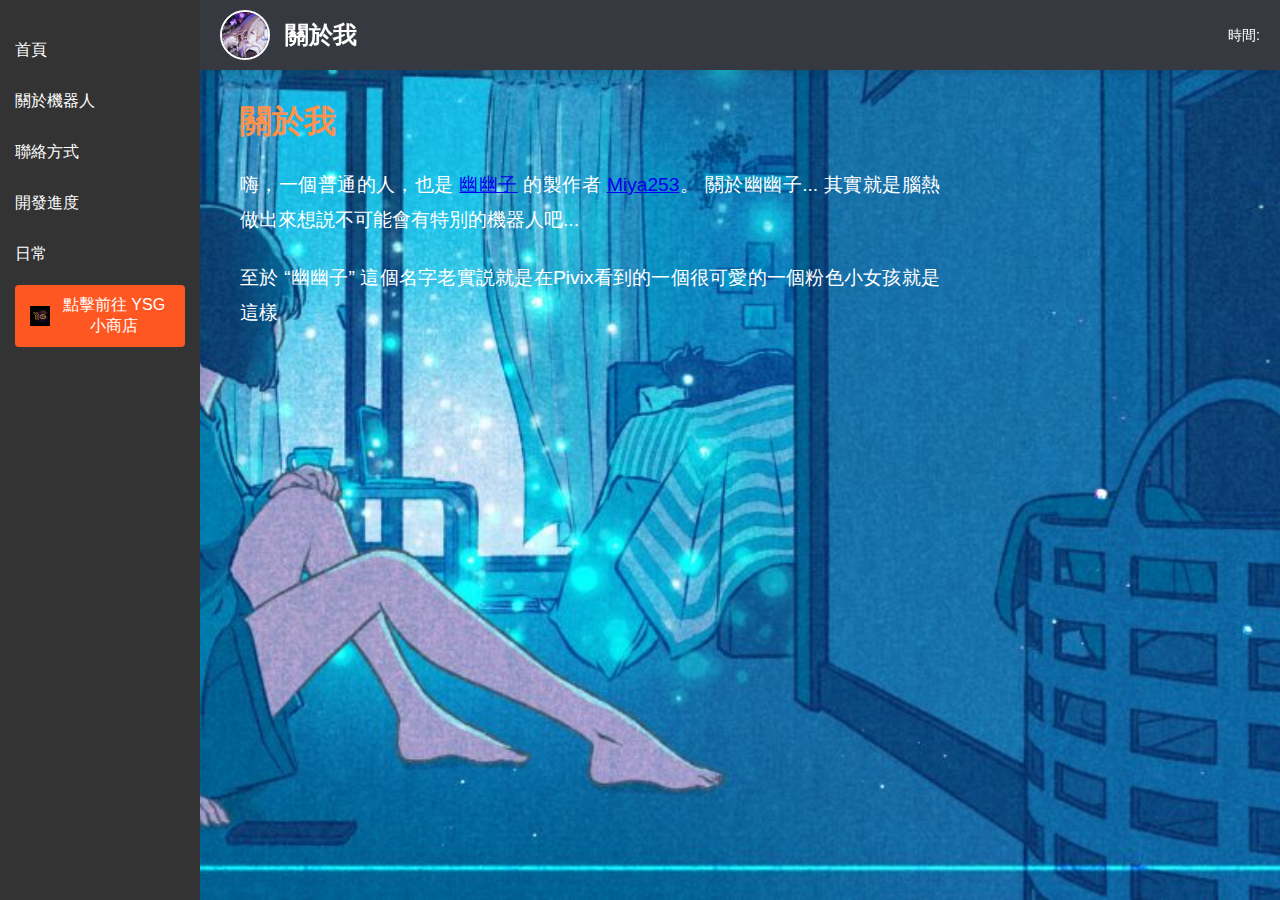
<file: index.html>
<!DOCTYPE html>
<html lang="zh">
<head>
    <meta charset="UTF-8">
    <meta name="viewport" content="width=device-width, initial-scale=1.0">
    <title>ShirokoHub</title>
    <link rel="icon" type="image/png" href="images/favicon-96x96.png" sizes="96x96" />
    <link rel="icon" type="image/svg+xml" href="images/favicon.svg" />
    <link rel="shortcut icon" href="images/favicon.ico" />
    <link rel="apple-touch-icon" sizes="180x180" href="images/apple-touch-icon.png" />
    <link rel="manifest" href="images/site.webmanifest" />
    <link rel="stylesheet" href="styles.css">
</head>
<body>
    <header>
        <img src="images/usericon.png" alt="我的個人頭像" class="user-icon">
        <h1>關於我</h1>
        <div id="time-display">時間: <span id="current-time"></span></div>
    </header> 
    <nav>
        <ul>
            <li><a href="index.html">首頁</a></li>
            <li><a href="pages/about-bot.html">關於機器人</a></li>
            <li><a href="pages/contact.html">聯絡方式</a></li>
            <li><a href="pages/develop.html">開發進度</a></li>
            <li><a href="pages/daily.html">日常</a></li>
            <li>
                <button class="shop-button" onclick="window.location.href='https://shoplnk.me/YSGStore?_tab=0#tab-0'">
                    <img src="images/YSGicon.png" alt="YSG小商店" class="button-icon">
                    點擊前往 YSG 小商店
                </button>
            </li>
        </ul>
    </nav>    
    <main>
        <h2>關於我</h2>
        <p class="text-content">
            嗨，一個普通的人，也是 <a href="https://discord.com/oauth2/authorize?client_id=852046004550238258&permissions=15&scope=bot" target="_blank" rel="noopener">幽幽子</a> 的製作者 <a href="https://github.com/xuemeng1987" target="_blank" rel="noopener">Miya253</a>。
            關於幽幽子... 其實就是腦熱做出來想説不可能會有特別的機器人吧...
        </p>
        <p class="text-content">
            至於 “幽幽子” 這個名字老實説就是在Pivix看到的一個很可愛的一個粉色小女孩就是這樣
        </p>
    </main>
    <script>
        function updateTime() {
            const now = new Date();
            const hours = now.getHours().toString().padStart(2, '0');
            const minutes = now.getMinutes().toString().padStart(2, '0');
            const seconds = now.getSeconds().toString().padStart(2, '0');
            document.getElementById('current-time').textContent = `${hours}:${minutes}:${seconds}`;
        }
        setInterval(updateTime, 1000);
    </script>    
</body>
</html>
</file>
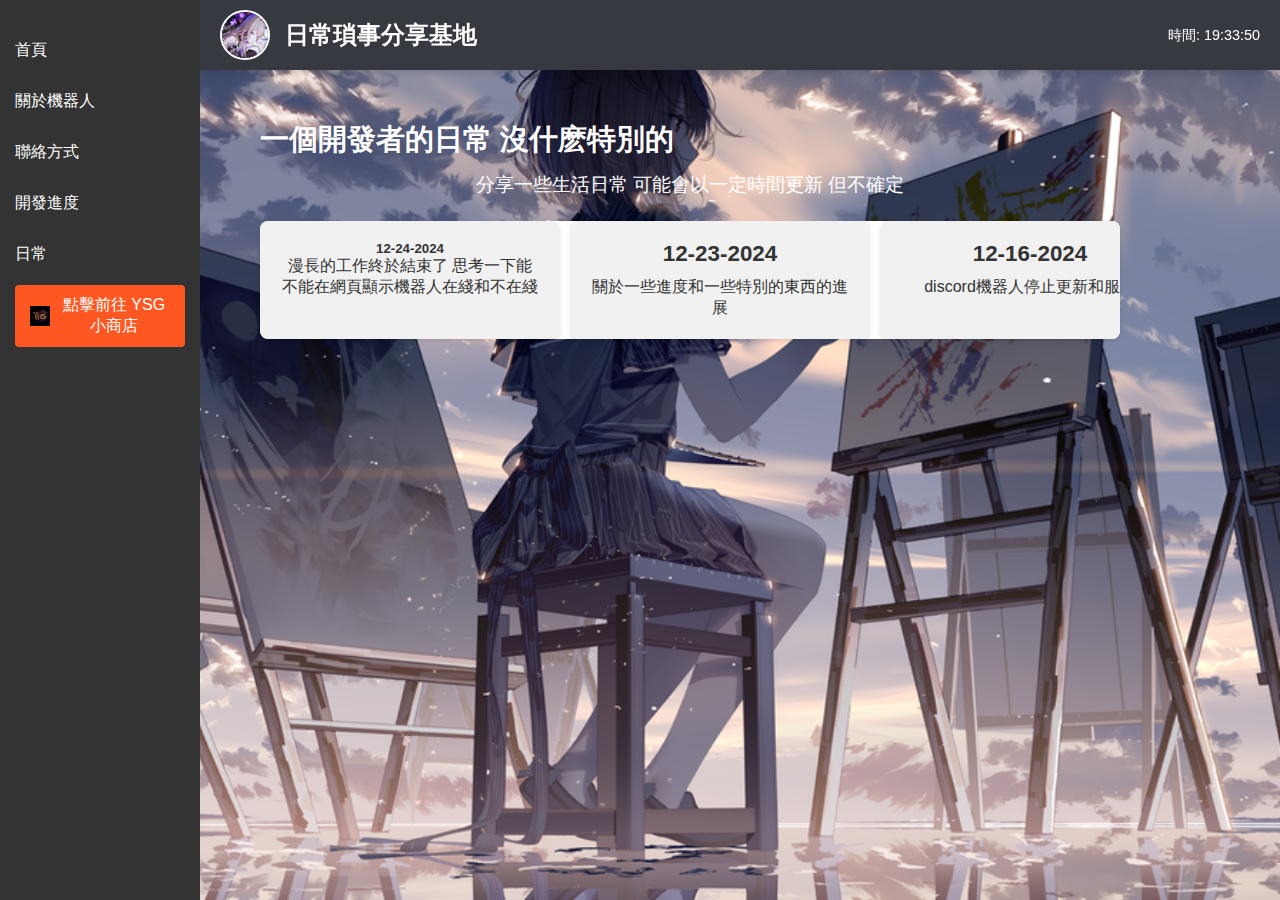
<file: pages/daily.html>
<!DOCTYPE html>
<html lang="zh">
<head>
    <meta charset="UTF-8">
    <meta name="viewport" content="width=device-width, initial-scale=1.0">
    <title>ShirokoHub - 日常</title>
    <link rel="icon" type="image/png" href="../images/favicon-96x96.png" sizes="96x96" />
    <link rel="icon" type="image/svg+xml" href="../images/favicon.svg" />
    <link rel="shortcut icon" href="../images/favicon.ico" />
    <link rel="apple-touch-icon" sizes="180x180" href="../images/apple-touch-icon.png" />
    <link rel="manifest" href="../images/site.webmanifest" />
    <link rel="stylesheet" href="daily1.css">
</head>
<body>
    <header>
        <img src="../images/usericon.png" alt="我的個人頭像" class="user-icon">
        <h1>日常瑣事分享基地</h1>
        <div id="time-display">時間: <span id="current-time"></span></div>
    </header> 
    <nav>
        <ul>
            <li><a href="../index.html">首頁</a></li>
            <li><a href="about-bot.html">關於機器人</a></li>
            <li><a href="contact.html">聯絡方式</a></li>
            <li><a href="develop.html">開發進度</a></li>
            <li><a href="daily.html">日常</a></li>
            <li>
                <button class="shop-button" onclick="window.location.href='https://shoplnk.me/YSGStore?_tab=0#tab-0'">
                    <img src="../images/YSGicon.png" alt="YSG小商店" class="button-icon">
                    點擊前往 YSG 小商店
                </button>
            </li>
        </ul>
    </nav>    
    <main>
        <h2>一個開發者的日常 沒什麽特別的</h2>
        <p class="text-content">
            分享一些生活日常 可能會以一定時間更新 但不確定
        </p>
        <section class="card-slider">
            <div class="slider-wrapper">
                <a href="page/12-24-2024.html" class="card">
                    <h5>12-24-2024</h5>
                    <p>漫長的工作終於結束了 思考一下能不能在網頁顯示機器人在綫和不在綫</p>
                </a>
                <a href="page/12-23-2024.html" class="card">
                    <h4>12-23-2024</h4>
                    <p>關於一些進度和一些特別的東西的進展</p>
                </a>
                <a href="page/12-16-2024.html" class="card">
                    <h3>12-16-2024</h3>
                    <p>discord機器人停止更新和服務</p>
                </a>
            </div>
        </section>
    </main>
    <script>
        document.addEventListener('DOMContentLoaded', () => {
            function updateTime() {
                const now = new Date();
                const hours = now.getHours().toString().padStart(2, '0');
                const minutes = now.getMinutes().toString().padStart(2, '0');
                const seconds = now.getSeconds().toString().padStart(2, '0');
                document.getElementById('current-time').textContent = `${hours}:${minutes}:${seconds}`;
            }
            setInterval(updateTime, 1000);
            updateTime();
        });

        document.addEventListener('DOMContentLoaded', () => {
            const slider = document.querySelector('.slider-wrapper');
            const container = document.querySelector('.card-slider');
            let currentIndex = 0;
        
            function getCardHeight() {
                const cardStyle = window.getComputedStyle(slider.children[0]);
                const cardHeight = slider.children[0]?.offsetHeight || 0;
                const cardMarginBottom = parseInt(cardStyle.marginBottom) || 0;
                return cardHeight + cardMarginBottom;
            }
        
            function updateSlider() {
                const cardHeight = getCardHeight();
                slider.style.transform = `translateY(-${currentIndex * cardHeight}px)`;
            }
        
            container.addEventListener('wheel', (event) => {
                event.preventDefault();
                const delta = Math.sign(event.deltaY);
                const maxIndex = Math.max(slider.children.length - Math.ceil(container.clientHeight / getCardHeight()), 0);
                if (delta > 0) {
                    currentIndex = Math.min(currentIndex + 1, maxIndex);
                } else {
                    currentIndex = Math.max(currentIndex - 1, 0);
                }
                updateSlider();
            });
        
            // 初始更新
            updateSlider();
        });
    </script>

</body>
</html>
</file>
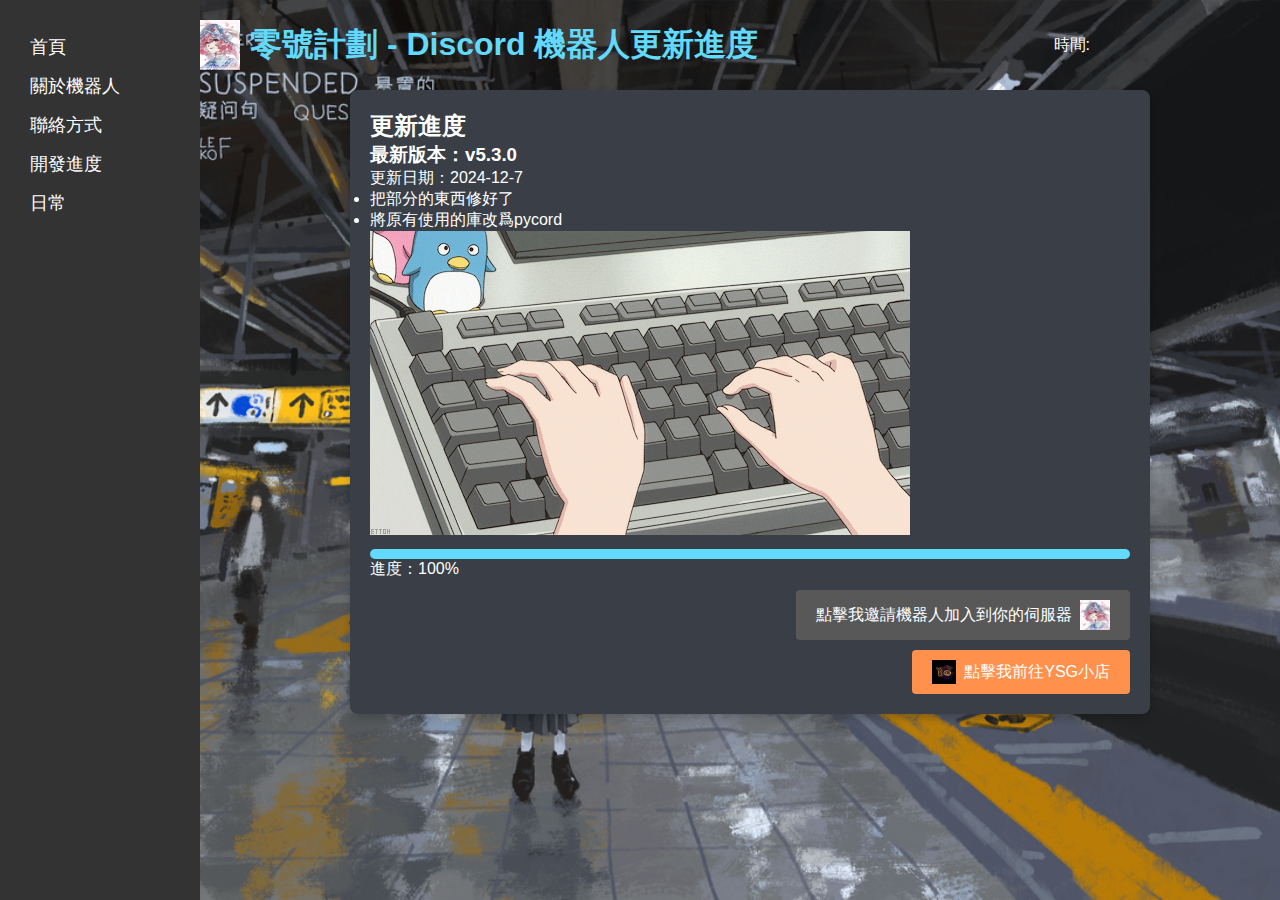
<file: pages/develop.html>
<!DOCTYPE html>
<html lang="zh">
<head>
    <meta charset="UTF-8">
    <meta name="viewport" content="width=device-width, initial-scale=1.0">
    <title>ShirokoHub - 機器人更新進度</title>
    <link rel="icon" type="image/png" href="../images/favicon-96x96.png" sizes="96x96" />
    <link rel="icon" type="image/svg+xml" href="../images/favicon.svg" />
    <link rel="shortcut icon" href="../images/favicon.ico" />
    <link rel="apple-touch-icon" sizes="180x180" href="../images/apple-touch-icon.png" />
    <link rel="manifest" href="../images/site.webmanifest" />
    <link rel="stylesheet" href="develop1.css">
</head>
<body>
    <header>
        <div class="header-container">
            <img src="../images/boticon.png" alt="機器人圖標" class="bot-icon">
            <h1>零號計劃 - Discord 機器人更新進度</h1>
            <div id="time-display">時間: <span id="current-time"></span></div>
        </div>
    </header>
    <nav>
        <ul>
            <li><a href="../index.html">首頁</a></li>
            <li><a href="about-bot.html">關於機器人</a></li>
            <li><a href="contact.html">聯絡方式</a></li>
            <li><a href="develop.html">開發進度</a></li>
            <li><a href="daily.html">日常</a></li>
        </ul>
    </nav>    
    <main>
        <section id="updates">
            <h2>更新進度</h2>
            <div id="latest-update">
                <h3>最新版本：v5.3.0</h3>
                <p>更新日期：2024-12-7</p>
                <ul>
                    <li>把部分的東西修好了</li>
                    <li>將原有使用的庫改爲pycord</li>
                </ul>
                <img src="../images/update-image.gif" alt="更新示例圖片" class="update-image">                
                <div class="progress-bar">
                    <div class="progress"></div>
                </div>
                <p>進度：100%</p>
            </div>
            <div class="button-container">
                <a href="https://discord.com/oauth2/authorize?client_id=852046004550238258&permissions=15&scope=bot" target="_blank" class="invite-button" rel="noopener">
                    點擊我邀請機器人加入到你的伺服器
                    <img src="../images/boticon.png" alt="邀請機器人">
                </a>
                <a href="https://shoplnk.me/YSGStore?_tab=0#tab-0" target="_blank" class="extra-button" rel="noopener">
                    <img src="../images/YSGicon.png" alt="前往YSG商店" class="button-icon">點擊我前往YSG小店
                </a>
            </div>
        </section>
    </main>
    <script>
        function updateTime() {
            const now = new Date();
            const hours = now.getHours().toString().padStart(2, '0');
            const minutes = now.getMinutes().toString().padStart(2, '0');
            const seconds = now.getSeconds().toString().padStart(2, '0');
            document.getElementById('current-time').textContent = `${hours}:${minutes}:${seconds}`;
        }
        setInterval(updateTime, 1000);
    </script>
</body>
</html>
</file>
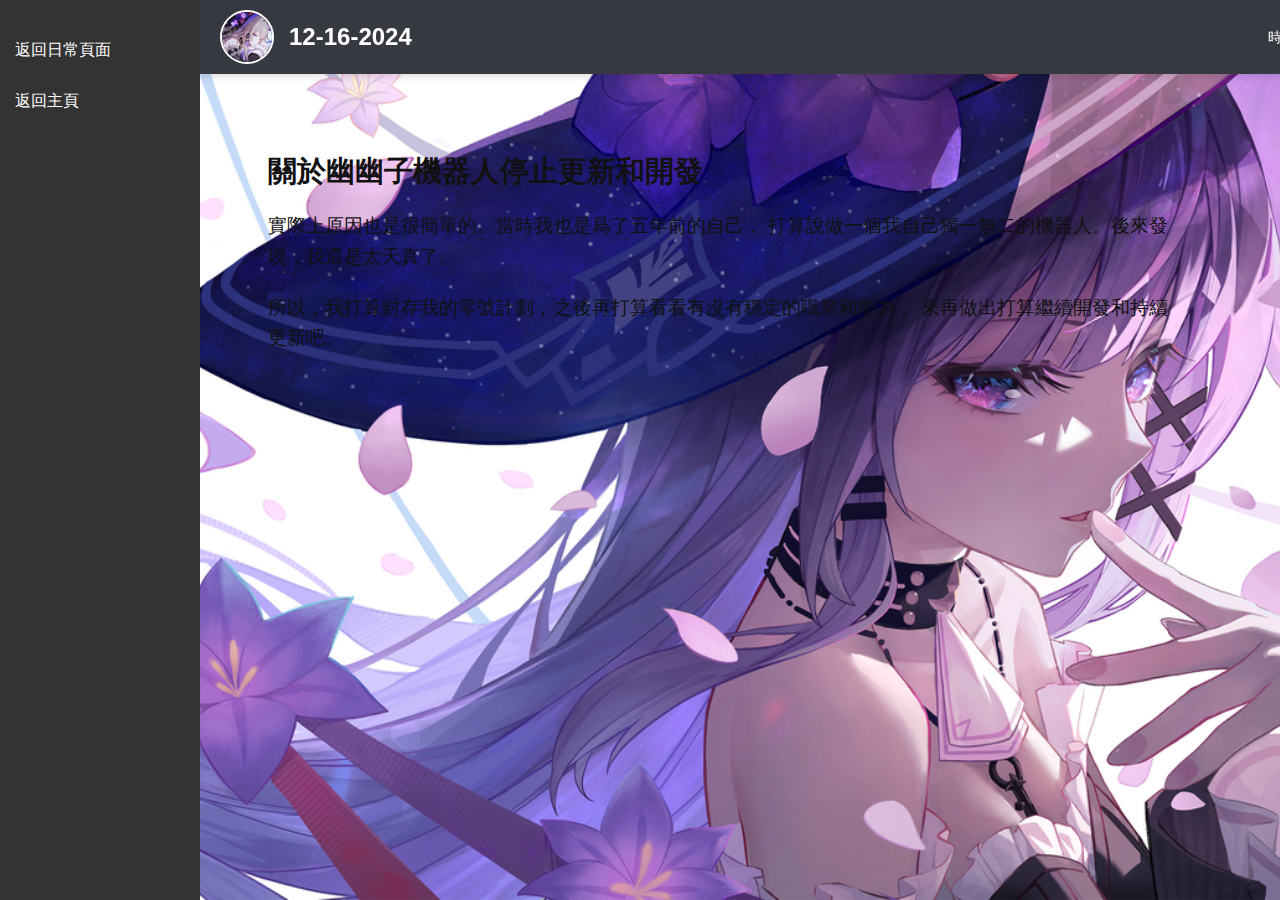
<file: pages/page/12-16-2024.html>
<!DOCTYPE html>
<html lang="zh">
<head>
    <meta charset="UTF-8">
    <meta name="viewport" content="width=device-width, initial-scale=1.0">
    <title>ShirokoHub</title>
    <link rel="icon" type="image/png" href="../../images/favicon-96x96.png" sizes="96x96" />
    <link rel="icon" type="image/svg+xml" href="../../images/favicon.svg" />
    <link rel="shortcut icon" href="../../images/favicon.ico" />
    <link rel="apple-touch-icon" sizes="180x180" href="../../images/apple-touch-icon.png" />
    <link rel="manifest" href="../../images/site.webmanifest" />
    <link rel="stylesheet" href="12-16-2024.css">
</head>
<body>
    <header>
        <img src="../../images/usericon.png" alt="我的個人頭像" class="user-icon">
        <h1>12-16-2024</h1>
        <div id="time-display">時間: <span id="current-time"></span></div>
    </header> 
    <nav>
        <ul>
            <li><a href="../daily.html">返回日常頁面</a></li>
            <li><a href="../../index.html">返回主頁</a></li>
        </ul>
    </nav>
    <main>
        <section>
            <h2>關於幽幽子機器人停止更新和開發</h2>
            <p>
                實際上原因也是很簡單的。當時我也是爲了五年前的自己，
                打算說做一個我自己獨一無二的機器人。後來發現，我還是太天真了。
            </p>
            <p>
                所以，我打算封存我的零號計劃，之後再打算看看有沒有穩定的職業和能力，
                來再做出打算繼續開發和持續更新吧。
            </p>
        </section>
    </main>
    <script>
        function updateTime() {
            const now = new Date();
            const hours = now.getHours().toString().padStart(2, '0');
            const minutes = now.getMinutes().toString().padStart(2, '0');
            const seconds = now.getSeconds().toString().padStart(2, '0');
            document.getElementById('current-time').textContent = `${hours}:${minutes}:${seconds}`;
        }
        setInterval(updateTime, 1000);
    </script>    

</body>
</html>
</file>
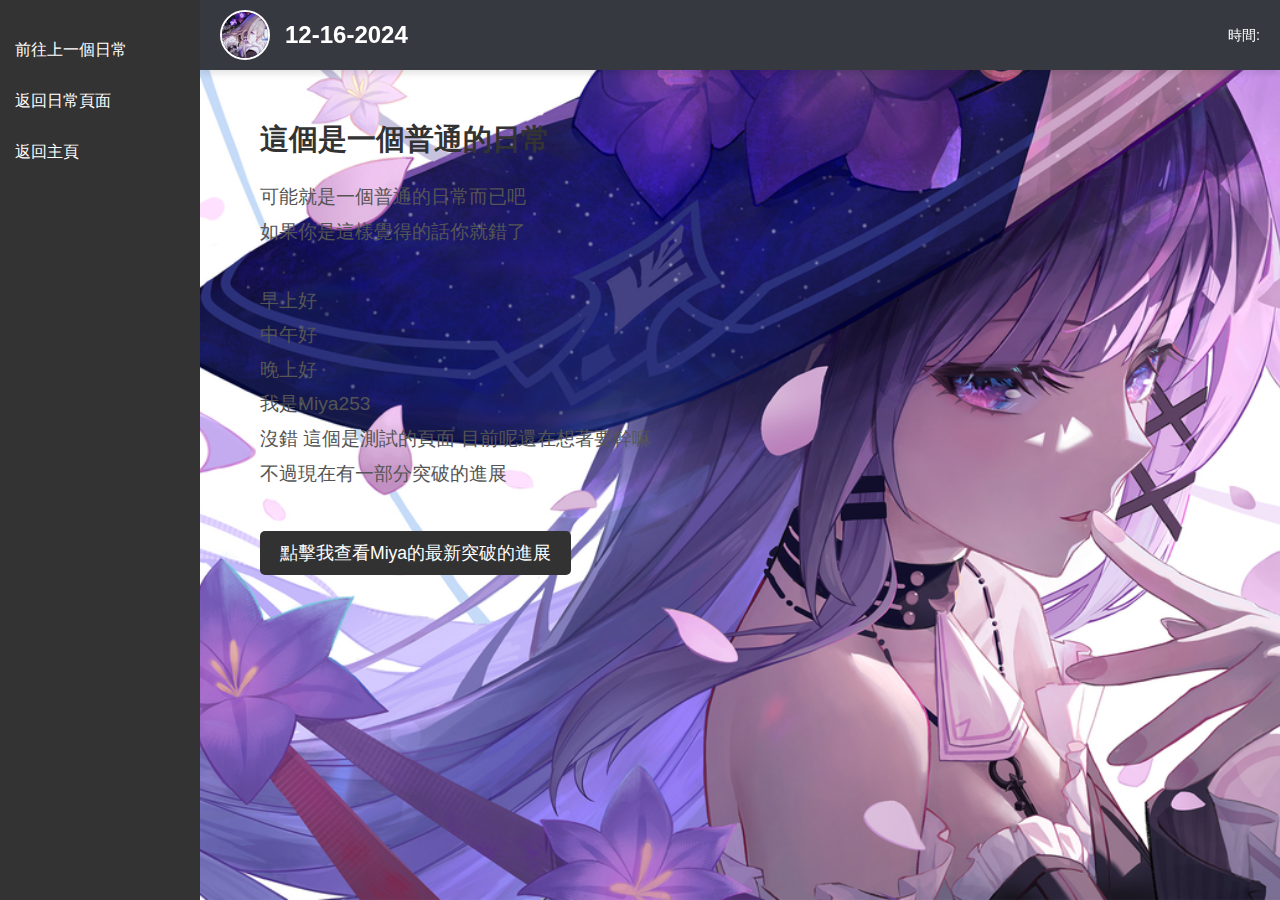
<file: pages/page/12-23-2024.html>
<!DOCTYPE html>
<html lang="zh">
<head>
    <meta charset="UTF-8">
    <meta name="viewport" content="width=device-width, initial-scale=1.0">
    <title>ShirokoHub</title>
    <link rel="icon" type="image/png" href="../../images/favicon-96x96.png" sizes="96x96" />
    <link rel="icon" type="image/svg+xml" href="../../images/favicon.svg" />
    <link rel="shortcut icon" href="../../images/favicon.ico" />
    <link rel="apple-touch-icon" sizes="180x180" href="../../images/apple-touch-icon.png" />
    <link rel="manifest" href="../../images/site.webmanifest" />
    <link rel="stylesheet" href="12-23-2024.css">
</head>
<body>
    <header>
        <img src="../../images/usericon.png" alt="我的個人頭像" class="user-icon">
        <h1>12-16-2024</h1>
        <div id="time-display">時間: <span id="current-time"></span></div>
    </header>
    <nav>
        <ul>  
            <li><a href="12-16-2024.html">前往上一個日常</a></li>
            <li><a href="../daily.html">返回日常頁面</a></li>
            <li><a href="../../index.html">返回主頁</a></li>
        </ul>
    </nav>
    <main> <section> <h2>這個是一個普通的日常</h2> 
        <p> 
            可能就是一個普通的日常而已吧
            <br> 如果你是這樣覺得的話你就錯了
            <br>
            <br>早上好
            <br>中午好
            <br>晚上好
            <br>我是Miya253
            <br>沒錯 這個是測試的頁面 目前呢還在想著要幹嘛 
            <br>不過現在有一部分突破的進展
        </p> 
        <button class="fake-button" onclick="rickroll()"> 
            點擊我查看Miya的最新突破的進展 
        </button>
        </section>
    </main>
    <script>
        function updateTime() {
            const now = new Date();
            const hours = now.getHours().toString().padStart(2, '0');
            const minutes = now.getMinutes().toString().padStart(2, '0');
            const seconds = now.getSeconds().toString().padStart(2, '0');
            document.getElementById('current-time').textContent = `${hours}:${minutes}:${seconds}`;
        }
        
        setInterval(updateTime, 1000);

        function rickroll() {
            alert("你在等等呀~ 先別急嘛");
            setTimeout(() => {
                window.open("https://www.youtube.com/watch?v=dQw4w9WgXcQ", "_blank");
            }, 2000);
        }

    </script>
</body>
</html>
</file>
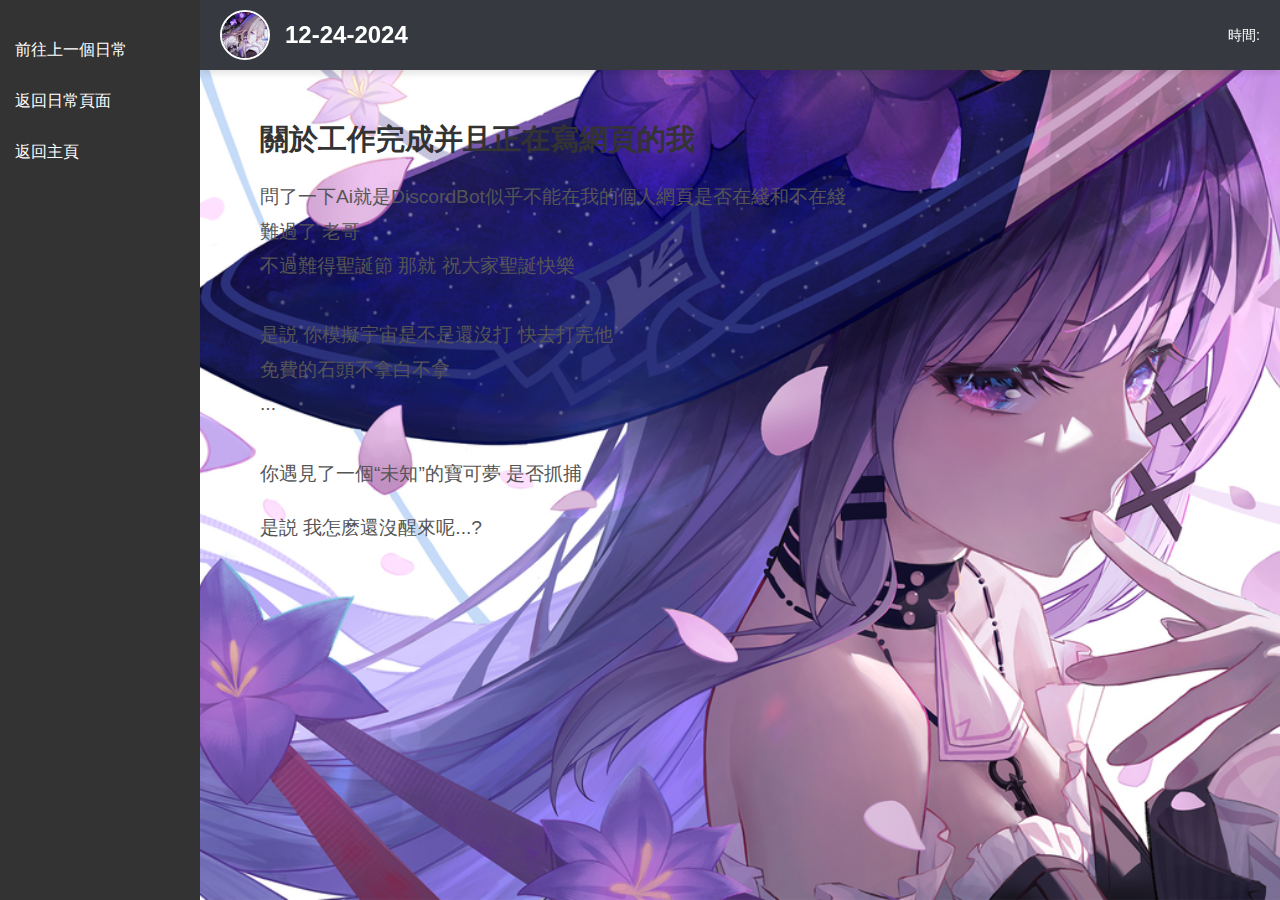
<file: pages/page/12-24-2024.html>
<!DOCTYPE html>
<html lang="zh">
<head>
    <meta charset="UTF-8">
    <meta name="viewport" content="width=device-width, initial-scale=1.0">
    <title>ShirokoHub</title>
    <link rel="icon" type="image/png" href="../../images/favicon-96x96.png" sizes="96x96" />
    <link rel="icon" type="image/svg+xml" href="../../images/favicon.svg" />
    <link rel="shortcut icon" href="../../images/favicon.ico" />
    <link rel="apple-touch-icon" sizes="180x180" href="../../images/apple-touch-icon.png" />
    <link rel="manifest" href="../../images/site.webmanifest" />
    <link rel="stylesheet" href="12-24-2024.css">
</head>
<body>
    <header>
        <img src="../../images/usericon.png" alt="我的個人頭像" class="user-icon">
        <h1>12-24-2024</h1>
        <div id="time-display">時間: <span id="current-time"></span></div>
    </header>
    <nav>
        <ul>  
            <li><a href="12-23-2024.html">前往上一個日常</a></li>
            <li><a href="../daily.html">返回日常頁面</a></li>
            <li><a href="../../index.html">返回主頁</a></li>
        </ul>
    </nav>
    <main> 
        <section> 
            <h2>
                關於工作完成并且正在寫網頁的我
            </h2> 
        <p> 
            問了一下Ai就是DiscordBot似乎不能在我的個人網頁是否在綫和不在綫
            <br>難過了 老哥
            <br>不過難得聖誕節 那就 祝大家聖誕快樂
            <br>
            <br>是説 你模擬宇宙是不是還沒打 快去打完他
            <br>免費的石頭不拿白不拿
            <br>...
            <br>
            <br> 你遇見了一個“未知”的寶可夢 是否抓捕
        </p>
        <p>
            是説 我怎麽還沒醒來呢...?
        </p>
        </section>
    </main>
    <script>
        function updateTime() {
            const now = new Date();
            const hours = now.getHours().toString().padStart(2, '0');
            const minutes = now.getMinutes().toString().padStart(2, '0');
            const seconds = now.getSeconds().toString().padStart(2, '0');
            document.getElementById('current-time').textContent = `${hours}:${minutes}:${seconds}`;
        }
        
        setInterval(updateTime, 1000);
    </script>
</body>
</html>
</file>
<file: styles.css>
* {
    margin: 0;
    padding: 0;
    box-sizing: border-box;
}

body {
    font-family: Arial, sans-serif;
    background-image: url('images/index-background.jpg');
    background-size: cover;
    background-position: center;
    background-attachment: fixed;
    color: #ffffff;
    display: flex;
    flex-direction: column;
}

header {
    display: flex;
    align-items: center;
    justify-content: space-between;
    padding: 10px 20px;
    background-color: #36393f;
    color: white;
    box-shadow: 0 4px 6px rgba(0, 0, 0, 0.1);
    position: fixed;
    top: 0;
    left: 200px;
    width: calc(100% - 200px);
    z-index: 1000;
    white-space: nowrap;
}

.user-icon {
    width: 50px;
    height: 50px;
    border-radius: 50%;
    border: 2px solid white;
    margin-right: 15px;
}

header h1 {
    margin: 0;
    font-size: 1.5em;
    flex-shrink: 0;
}

#time-display {
    font-size: 0.9em;
    margin-left: auto;
    padding-left: 10px;
    min-width: unset;
    max-width: 150px;
    text-align: right;
    overflow: hidden;
    white-space: nowrap;
    text-overflow: ellipsis;
}

nav {
    background-color: #333;
    color: white;
    width: 200px;
    height: 100vh;
    position: fixed;
    top: 0;
    left: 0;
    display: flex;
    flex-direction: column;
    padding-top: 20px;
    z-index: 1000;
}

nav ul {
    list-style: none;
    margin: 0;
    padding: 0;
}

nav ul li {
    margin: 10px 0;
}

nav ul li a {
    color: white;
    text-decoration: none;
    font-size: 1em;
    padding: 10px 15px;
    display: block;
    border-radius: 4px;
}

nav ul li a:hover {
    background-color: #575757;
}

.shop-button {
    background-color: #ff5722;
    color: white;
    border: none;
    padding: 10px 15px;
    font-size: 1em;
    border-radius: 4px;
    display: flex;
    align-items: center;
    gap: 8px;
    cursor: pointer;
    margin: 10px 15px;
}

.shop-button:hover {
    background-color: #e64a19;
}

.button-icon {
    width: 20px;
    height: 20px;
}

main {
    padding: 100px 20px 20px;
    max-width: 900px;
    margin: 0 auto;
    margin-left: 220px;
    flex: 1;
}

main h2 {
    font-size: 2rem;
    margin-bottom: 1rem;
    color: #ff914d;
}

.text-content {
    font-size: 1.2rem;
    margin-top: 1.5rem;
    line-height: 1.8;
    max-width: 700px;
    text-align: justify;
}
</file>
<file: pages/daily1.css>
* {
    margin: 0;
    padding: 0;
    box-sizing: border-box;
}

body {
    font-family: Arial, sans-serif;
    background-image: url('../images/daily-background.jpg');
    background-size: cover;
    background-position: center;
    background-attachment: fixed;
    color: #ffffff;
    display: flex;
    flex-direction: column;
    align-items: center;
    padding: 20px;
}

header {
    display: flex;
    align-items: center;
    justify-content: space-between;
    padding: 10px 20px;
    background-color: #36393f;
    color: white;
    box-shadow: 0 4px 6px rgba(0, 0, 0, 0.1);
    position: fixed;
    top: 0;
    left: 200px;
    width: calc(100% - 200px);
    z-index: 1000;
    white-space: nowrap;
}

header .user-icon {
    width: 50px;
    height: 50px;
    border-radius: 50%;
    border: 2px solid white;
    margin-right: 15px;
}

header h1 {
    margin: 0;
    font-size: 1.5em;
    flex-shrink: 0;
}

header #time-display {
    font-size: 0.9em;
    margin-left: auto;
    padding-left: 10px;
    min-width: unset;
    max-width: 150px;
    text-align: right;
    overflow: hidden;
    white-space: nowrap;
    text-overflow: ellipsis;
}

nav {
    background-color: #333;
    color: white;
    width: 200px;
    height: 100vh;
    position: fixed;
    top: 0;
    left: 0;
    display: flex;
    flex-direction: column;
    padding-top: 20px;
    z-index: 1000;
}

nav ul {
    list-style: none;
    margin: 0;
    padding: 0;
}

nav ul li {
    margin: 10px 0;
}

nav ul li a {
    color: white;
    text-decoration: none;
    font-size: 1em;
    padding: 10px 15px;
    display: block;
    border-radius: 4px;
}

nav ul li a:hover {
    background-color: #575757;
}

.shop-button {
    background-color: #ff5722;
    color: white;
    border: none;
    padding: 10px 15px;
    font-size: 1em;
    border-radius: 4px;
    display: flex;
    align-items: center;
    gap: 8px;
    cursor: pointer;
    margin: 10px 15px;
}

.shop-button:hover {
    background-color: #e64a19;
}

.button-icon {
    width: 20px;
    height: 20px;
}

main {
    padding: 100px 20px 20px;
    max-width: 900px;
    margin: 0 auto;
    margin-left: 220px;
    flex: 1;
}

main h2 {
    font-size: 1.8em;
    margin-bottom: 10px;
    text-align: left;
}

main .text-content {
    font-size: 1.2em;
    margin-bottom: 20px;
    line-height: 1.6;
    text-align: center;
}

.card-slider {
    position: relative;
    overflow: hidden;
    margin: 20px 0;
    background-color: white;
    box-shadow: 0 2px 4px rgba(0, 0, 0, 0.1);
    border-radius: 8px;
}

.slider-wrapper {
    display: flex;
    transition: transform 0.3s ease-in-out;
}

.card {
    min-width: 300px;
    margin-right: 10px;
    padding: 20px;
    background-color: #f1f1f1;
    border-radius: 8px;
    box-shadow: 0 2px 4px rgba(0, 0, 0, 0.1);
    text-decoration: none;
    color: #333;
    display: flex;
    flex-direction: column;
    align-items: center;
}

.card h3 {
    margin: 0 0 10px;
    font-size: 1.4em;
}

.card h4 {
    margin: 0 0 10px;
    font-size: 1.4em;
}

.card p {
    margin: 0;
    font-size: 1em;
    text-align: center;
}

.card:hover {
    background-color: #e0f7fa;
    box-shadow: 0 4px 8px rgba(0, 0, 0, 0.2);
}

.prev-btn, .next-btn {
    position: absolute;
    top: 50%;
    transform: translateY(-50%);
    background-color: rgba(0, 0, 0, 0.5);
    color: white;
    border: none;
    width: 40px;
    height: 40px;
    border-radius: 50%;
    cursor: pointer;
    font-size: 1.5em;
    display: flex;
    align-items: center;
    justify-content: center;
    box-shadow: 0 2px 4px rgba(0, 0, 0, 0.3);
}

.prev-btn {
    left: 10px;
}

.next-btn {
    right: 10px;
}

.prev-btn:hover, .next-btn:hover {
    background-color: rgba(0, 0, 0, 0.8);
}
</file>
<file: pages/develop1.css>
* {
    margin: 0;
    padding: 0;
    box-sizing: border-box;
}

body {
    font-family: Arial, sans-serif;
    background-image: url('../images/background.jpg');
    background-size: cover;
    background-position: center;
    background-attachment: fixed;
    color: #ffffff;
    display: flex;
    flex-direction: column;
    align-items: center;
    padding: 20px;
}

header {
    width: 100%;
    display: flex;
    justify-content: center;
    margin-bottom: 20px;
}

.header-container {
    display: flex;
    align-items: center;
    width: 100%;
    max-width: 900px;
}

.bot-icon {
    width: 50px;
    height: 50px;
    margin-right: 10px;
}

h1 {
    font-size: 2em;
    color: #61dafb;
    flex-grow: 1;
}

#time-display {
    margin-left: auto;
    font-size: 1rem;
    color: #ffffff;
    margin-left: 20px;
}

nav {
    position: fixed;
    top: 0;
    left: 0;
    width: 200px;
    height: 100%;
    background-color: #333;
    padding: 20px;
}

nav ul {
    list-style: none;
    padding: 0;
}

nav ul li {
    margin: 15px 0;
}

nav a {
    color: #fff;
    text-decoration: none;
    font-size: 1.1em;
    padding: 5px 10px;
}

nav a:hover {
    color: #87ceeb;
}

main {
    margin-left: 220px;
    width: calc(100% - 220px);
    max-width: 800px;
    background: #3a3f47;
    padding: 20px;
    border-radius: 8px;
    box-shadow: 0 4px 8px rgba(0, 0, 0, 0.2);
}

.progress-bar {
    background-color: #555;
    border-radius: 5px;
    overflow: hidden;
    margin-top: 10px;
    position: relative;
}

.progress {
    height: 10px;
    width: 100%;
    background-color: #61dafb;
    animation: rgbRunning 2s infinite linear;
}

.button-container {
    display: flex;
    flex-direction: column;
    align-items: flex-end;
}

button, .invite-button, .extra-button {
    padding: 10px 20px;
    font-size: 1em;
    color: #ffffff;
    background-color: #61dafb;
    border: none;
    border-radius: 4px;
    cursor: pointer;
    transition: background-color 0.3s;
    margin-top: 10px;
}

button:hover, .invite-button:hover, .extra-button:hover {
    background-color: #529dcc;
}

.extra-button {
    display: inline-flex;
    align-items: center;
    padding: 10px 20px;
    font-size: 1em;
    color: #ffffff;
    background-color: #ff914d;
    border: none;
    border-radius: 4px;
    cursor: pointer;
    transition: background-color 0.3s;
    margin-top: 10px;
    text-align: center;
    text-decoration: none;
}

.extra-button:hover {
    background-color: #e5773e;
}

.button-icon {
    width: 24px;
    height: 24px;
    margin-right: 8px;
    vertical-align: middle;
}

.invite-button {
    display: inline-flex;
    align-items: center;
    padding: 10px 20px;
    font-size: 1em;
    color: #ffffff;
    background-color: #585858;
    border: none;
    border-radius: 4px;
    cursor: pointer;
    transition: background-color 0.3s;
    margin-top: 10px;
    text-align: center;
    text-decoration: none;
}

.invite-button img {
    width: 30px;
    height: auto;
    margin-left: 8px;
}

.invite-button:hover {
    background-color: #4752c4;
}

#time-display {
    font-size: 1rem;
    margin-left: auto;
}

@media (max-width: 768px) {
    nav {
        width: 100%;
        height: auto;
        position: relative;
        padding: 10px;
    }
    main {
        margin-left: 0;
    }
}

@keyframes rgbRunning {
    0% {
        background-color: rgb(255, 0, 0);
    }
    33% {
        background-color: rgb(0, 255, 0);
    }
    66% {
        background-color: rgb(0, 0, 255);
    }
    100% {
        background-color: rgb(255, 0, 0);
    }
}
</file>
<file: pages/page/12-16-2024.css>
body {
    font-family: Arial, sans-serif;
    background-image: url('../../images/12-16-2024-background.jpg');
    background-size: cover;
    background-position: center;
    background-attachment: fixed;
    color: #111;
    display: flex;
    flex-direction: column;
    align-items: center;
    padding: 20px;
}

header {
    display: flex;
    align-items: center;
    justify-content: space-between;
    padding: 10px 20px;
    background-color: #36393f;
    color: white;
    box-shadow: 0 4px 6px rgba(0, 0, 0, 0.1);
    position: fixed;
    top: 0;
    left: 200px;
    width: calc(100% - 200px);
    z-index: 1000;
    white-space: nowrap;
}

header .user-icon {
    width: 50px;
    height: 50px;
    border-radius: 50%;
    border: 2px solid white;
    margin-right: 15px;
}

header h1 {
    margin: 0;
    font-size: 1.5em;
    flex-shrink: 0;
}

header #time-display {
    font-size: 0.9em;
    margin-left: auto;
    padding-left: 10px;
    max-width: 150px;
    text-align: right;
    overflow: hidden;
    white-space: nowrap;
    text-overflow: ellipsis;
}

nav {
    background-color: #333;
    color: white;
    width: 200px;
    height: 100vh;
    position: fixed;
    top: 0;
    left: 0;
    display: flex;
    flex-direction: column;
    padding-top: 20px;
    z-index: 1000;
}

nav ul {
    list-style: none;
    margin: 0;
    padding: 0;
}

nav ul li {
    margin: 10px 0;
}

nav ul li a {
    color: white;
    text-decoration: none;
    font-size: 1em;
    padding: 10px 15px;
    display: block;
    border-radius: 4px;
}

nav ul li a:hover {
    background-color: #575757;
}

main {
    padding: 100px 20px 20px;
    max-width: 900px;
    margin: 0 auto;
    margin-left: 220px;
    flex: 1;
}

main h2 {
    font-size: 1.8em;
    margin-bottom: 10px;
    text-align: left;
}

main p {
    font-size: 1.2em;
    margin-bottom: 20px;
    line-height: 1.6;
    text-align: justify;
}
</file>
<file: pages/page/12-23-2024.css>
* {
    margin: 0;
    padding: 0;
    box-sizing: border-box;
}

body {
    font-family: Arial, sans-serif;
    background-image: url('../../images/page-background.jpg');
    background-size: cover;
    background-position: center;
    background-attachment: fixed;
    color: #111;
    display: flex;
    flex-direction: column;
    align-items: center;
    padding: 20px;
}

header {
    display: flex;
    align-items: center;
    justify-content: space-between;
    padding: 10px 20px;
    background-color: #36393f;
    color: white;
    box-shadow: 0 4px 6px rgba(0, 0, 0, 0.1);
    position: fixed;
    top: 0;
    left: 200px;
    width: calc(100% - 200px);
    z-index: 1000;
    white-space: nowrap;
}

header .user-icon {
    width: 50px;
    height: 50px;
    border-radius: 50%;
    border: 2px solid white;
    margin-right: 15px;
}

header h1 {
    margin: 0;
    font-size: 1.5em;
    flex-shrink: 0;
}

header #time-display {
    font-size: 0.9em;
    margin-left: auto;
    padding-left: 10px;
    max-width: 150px;
    text-align: right;
    overflow: hidden;
    white-space: nowrap;
    text-overflow: ellipsis;
}

nav {
    background-color: #333;
    color: white;
    width: 200px;
    height: 100vh;
    position: fixed;
    top: 0;
    left: 0;
    display: flex;
    flex-direction: column;
    padding-top: 20px;
    z-index: 1000;
}

nav ul {
    list-style: none;
    margin: 0;
    padding: 0;
}

nav ul li {
    margin: 10px 0;
}

nav ul li a {
    color: white;
    text-decoration: none;
    font-size: 1em;
    padding: 10px 15px;
    display: block;
    border-radius: 4px;
}

nav ul li a:hover {
    background-color: #575757;
}

main {
    padding: 100px 20px 20px;
    max-width: 900px;
    margin: 0 auto;
    margin-left: 220px;
    flex: 1;
}

main h2 {
    font-size: 1.8em;
    margin-bottom: 10px;
    text-align: left;
}

main p {
    font-size: 1.2em;
    margin-bottom: 20px;
    line-height: 1.6;
    text-align: justify;
}


section h2 {
    font-size: 1.8rem;
    color: #333;
    margin-bottom: 20px;
}

section p {
    font-size: 1.2rem;
    color: #555;
    line-height: 1.8;
}

.fake-button {
    display: inline-block;
    background-color: #323232;
    color: white;
    padding: 10px 20px;
    font-size: 1.1rem;
    border: none;
    border-radius: 5px;
    cursor: pointer;
    transition: background-color 0.3s;
    margin-top: 20px;
}

.fake-button:hover {
    background-color: #626262;
}

.fake-button:focus {
    outline: none;
}

footer {
    margin-top: 30px;
    text-align: center;
    color: #888;
    font-size: 0.9rem;
}

footer a {
    color: #007BFF;
    text-decoration: none;
}

footer a:hover {
    text-decoration: underline;
}
</file>
<file: pages/page/12-24-2024.css>
* {
    margin: 0;
    padding: 0;
    box-sizing: border-box;
}

body {
    font-family: Arial, sans-serif;
    background-image: url('../../images/page-background.jpg');
    background-size: cover;
    background-position: center;
    background-attachment: fixed;
    color: #111;
    display: flex;
    flex-direction: column;
    align-items: center;
    padding: 20px;
}

header {
    display: flex;
    align-items: center;
    justify-content: space-between;
    padding: 10px 20px;
    background-color: #36393f;
    color: white;
    box-shadow: 0 4px 6px rgba(0, 0, 0, 0.1);
    position: fixed;
    top: 0;
    left: 200px;
    width: calc(100% - 200px);
    z-index: 1000;
    white-space: nowrap;
}

header .user-icon {
    width: 50px;
    height: 50px;
    border-radius: 50%;
    border: 2px solid white;
    margin-right: 15px;
}

header h1 {
    margin: 0;
    font-size: 1.5em;
    flex-shrink: 0;
}

header #time-display {
    font-size: 0.9em;
    margin-left: auto;
    padding-left: 10px;
    max-width: 150px;
    text-align: right;
    overflow: hidden;
    white-space: nowrap;
    text-overflow: ellipsis;
}

nav {
    background-color: #333;
    color: white;
    width: 200px;
    height: 100vh;
    position: fixed;
    top: 0;
    left: 0;
    display: flex;
    flex-direction: column;
    padding-top: 20px;
    z-index: 1000;
}

nav ul {
    list-style: none;
    margin: 0;
    padding: 0;
}

nav ul li {
    margin: 10px 0;
}

nav ul li a {
    color: white;
    text-decoration: none;
    font-size: 1em;
    padding: 10px 15px;
    display: block;
    border-radius: 4px;
}

nav ul li a:hover {
    background-color: #575757;
}

main {
    padding: 100px 20px 20px;
    max-width: 900px;
    margin: 0 auto;
    margin-left: 220px;
    flex: 1;
}

main h2 {
    font-size: 1.8em;
    margin-bottom: 10px;
    text-align: left;
}

main p {
    font-size: 1.2em;
    margin-bottom: 20px;
    line-height: 1.6;
    text-align: justify;
}


section h2 {
    font-size: 1.8rem;
    color: #333;
    margin-bottom: 20px;
}

section p {
    font-size: 1.2rem;
    color: #555;
    line-height: 1.8;
}
</file>
